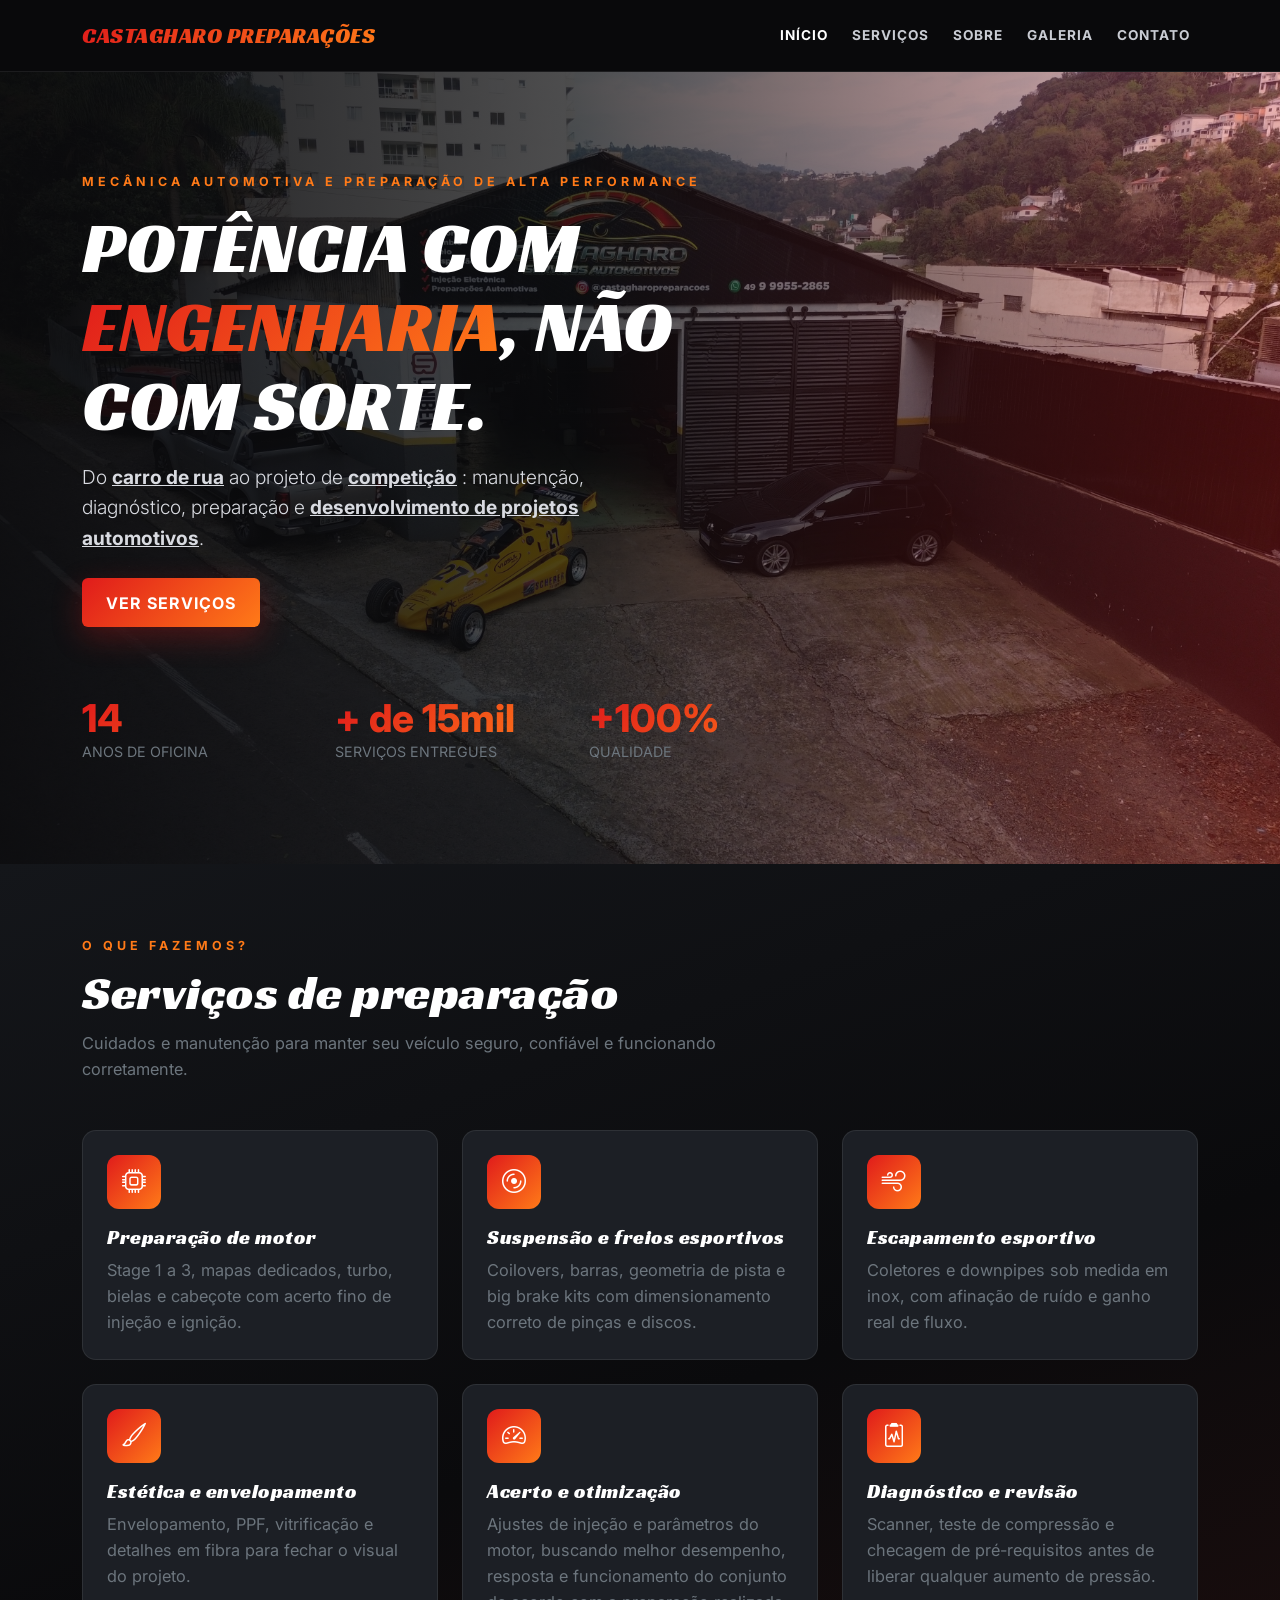
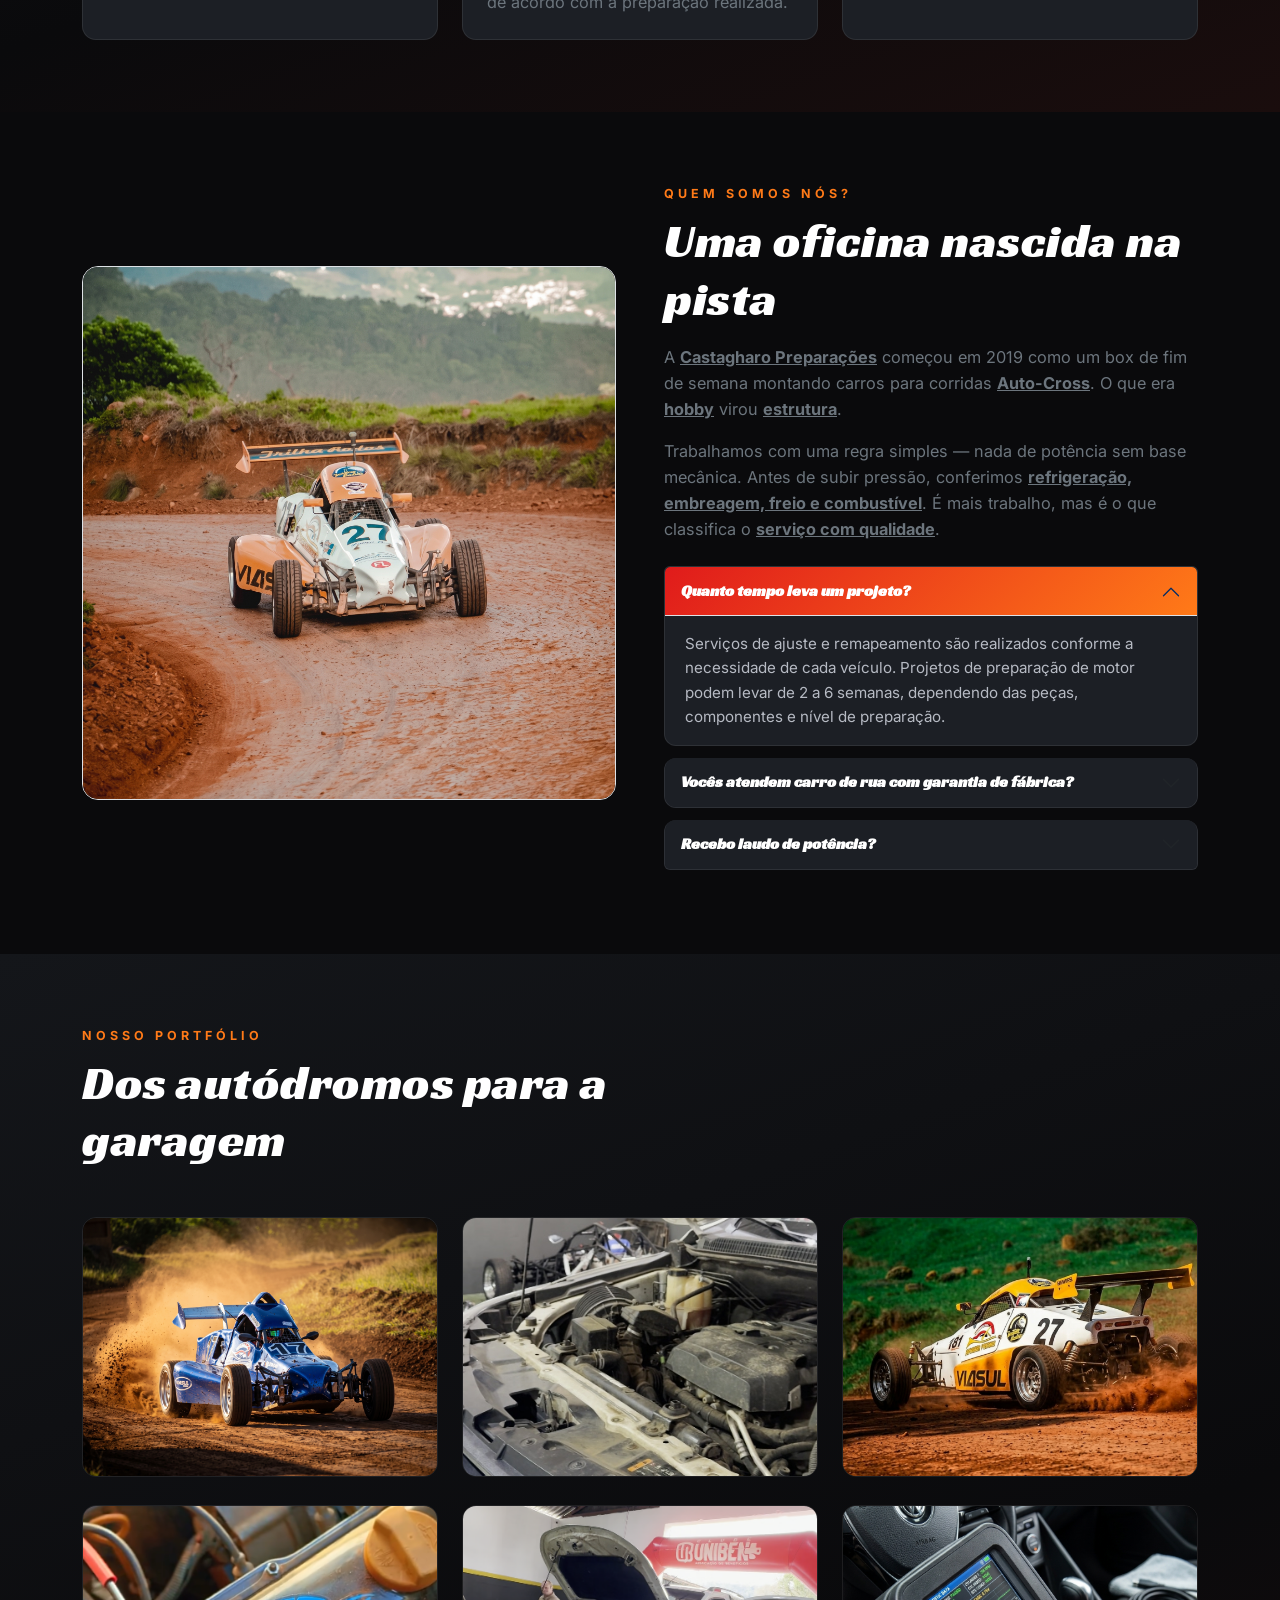
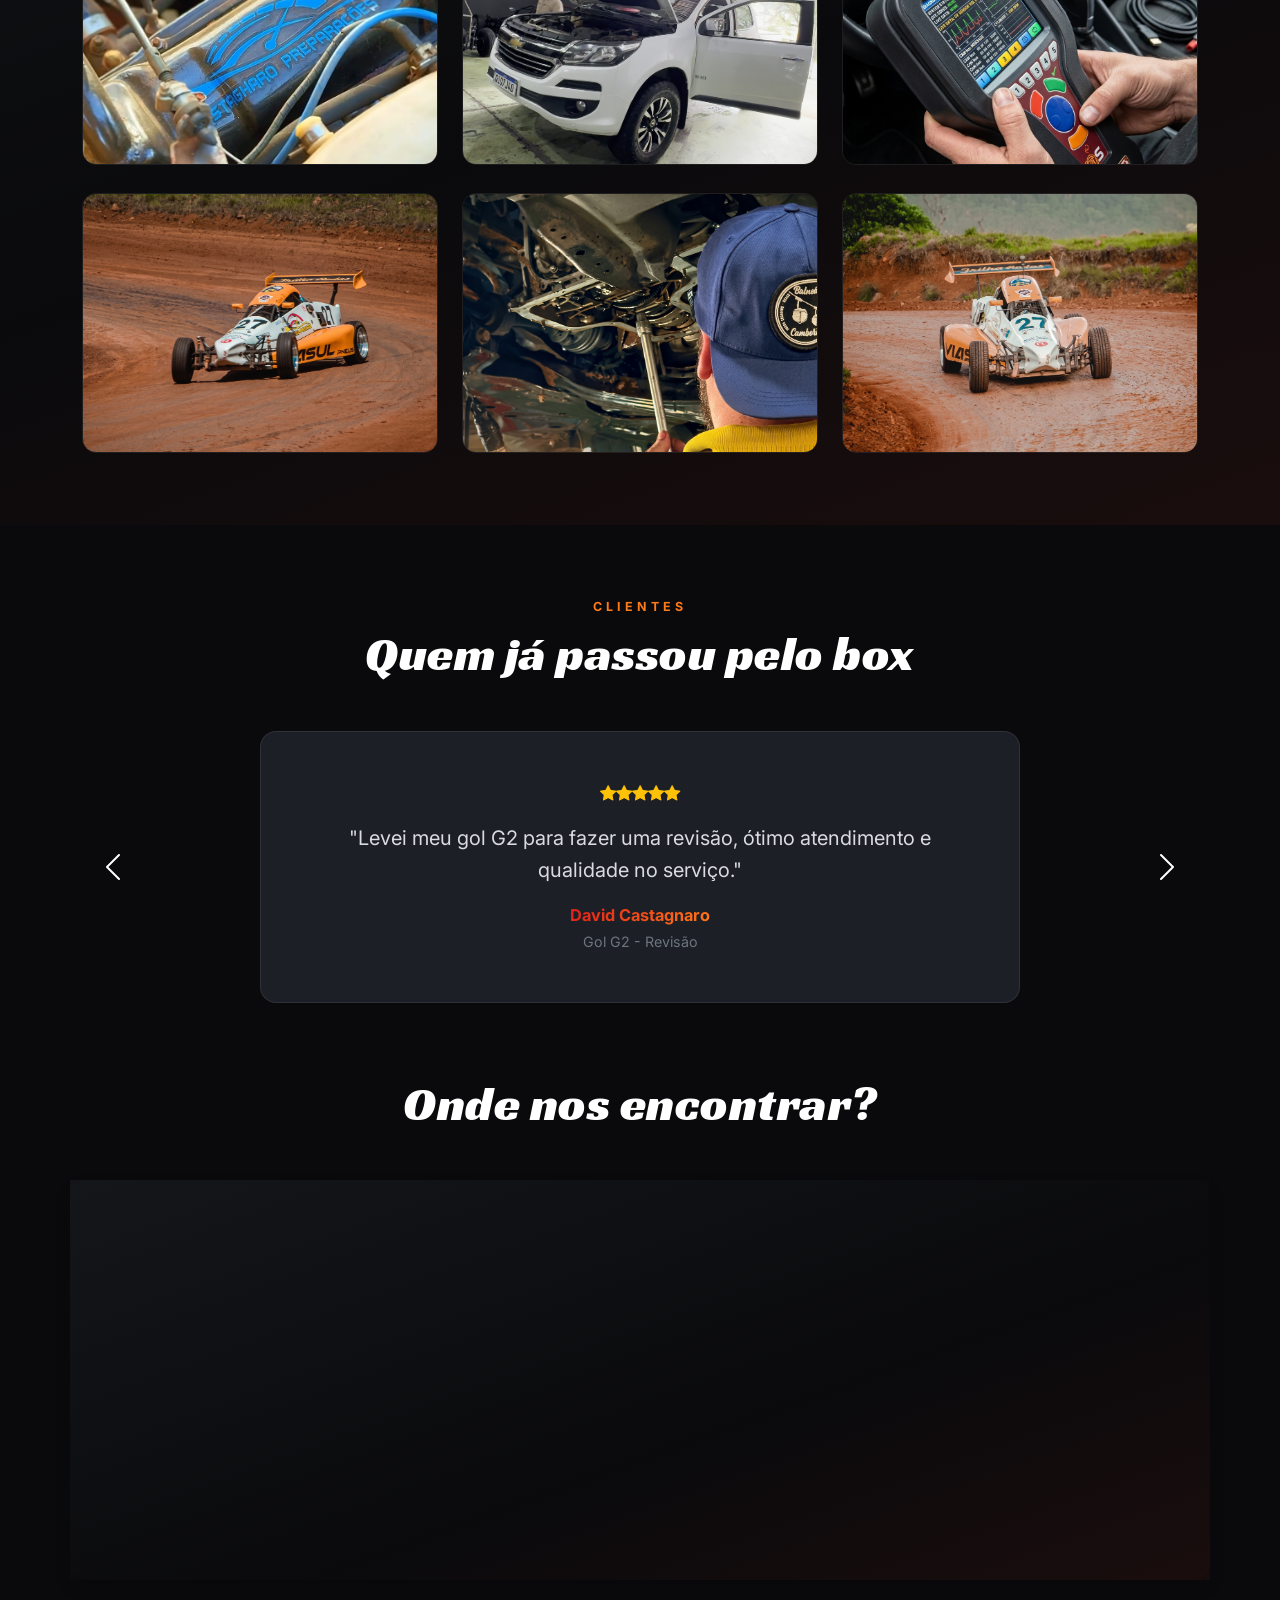
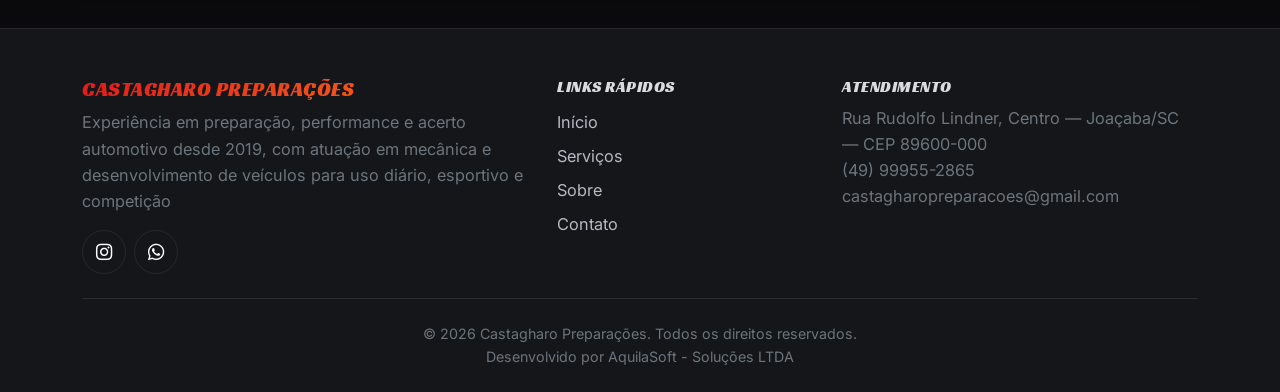
<file: index.html>
<!DOCTYPE html>
<html lang="pt-BR">
<head>
  <meta charset="utf-8" />
  <meta name="viewport" content="width=device-width, initial-scale=1" />
  <title>Castagharo Preparações | Performance e Preparação Automotiva</title>
  <meta name="description" content="Oficina especializada em preparação e performance: remap de motor, suspensão esportiva, escapamento, envelopamento e acerto em dinamômetro." />
  <link rel="stylesheet" href="https://cdn.jsdelivr.net/npm/bootstrap-icons@1.11.3/font/bootstrap-icons.min.css" />
  <link href="https://cdn.jsdelivr.net/npm/bootstrap@5.3.3/dist/css/bootstrap.min.css" rel="stylesheet" />
  <link rel="preconnect" href="https://fonts.googleapis.com" />
  <link rel="preconnect" href="https://fonts.gstatic.com" crossorigin />
  <link href="https://fonts.googleapis.com/css2?family=Racing+Sans+One&family=Inter:wght@400;500;700;800&display=swap" rel="stylesheet" />
  <link rel="stylesheet" href="style.css" />
</head>
<body>

<!-- ============================ NAVBAR FIXA ============================ -->
<nav class="navbar navbar-expand-lg fixed-top">
  <div class="container">
    <a class="navbar-brand text-grad" href="index.html">CASTAGHARO PREPARAÇÕES</a>
    <!-- Botão hamburguer: componente nativo (collapse) do Bootstrap -->
    <button class="navbar-toggler border-0" type="button" data-bs-toggle="collapse" data-bs-target="#menu"
            aria-controls="menu" aria-expanded="false" aria-label="Abrir menu">
      <span class="navbar-toggler-icon" style="filter: invert(1)"></span>
    </button>
    <div class="collapse navbar-collapse" id="menu">
      <ul class="navbar-nav ms-auto align-items-lg-center gap-lg-2">
        <li class="nav-item"><a class="nav-link active fw-bold" href="#inicio">Início</a></li>
        <li class="nav-item"><a class="nav-link fw-bold" href="#servicos">Serviços</a></li>
        <li class="nav-item"><a class="nav-link fw-bold" href="#sobre">Sobre</a></li>
        <li class="nav-item"><a class="nav-link fw-bold" href="#galeria">Galeria</a></li>
        <li class="nav-item"><a class="nav-link fw-bold" href="#contato">Contato</a></li>
        <!--<li class="nav-item ms-lg-3">
          <button class="btn btn-grad btn-sm" data-bs-toggle="modal" data-bs-target="#modalAgenda">Agendar</button>
        </li>-->
      </ul>
    </div>
  </div>
</nav>

<!-- ============================== HERO ================================= -->
<header class="hero" id="inicio">
  <div class="container">
    <div class="row">
      <div class="col-lg-8">
        <p class="section-label mb-3">Mecânica automotiva e preparação de alta performance</p>
        <h1 class="display-3 mb-3">POTÊNCIA COM <span class="text-grad">ENGENHARIA</span>, NÃO COM SORTE.</h1>
        <p class="lead mb-4" style="max-width: 560px">
          Do <span class="text-decoration-underline fw-bold">carro de rua</span> ao projeto de <span class="text-decoration-underline fw-bold">competição</span> : manutenção, diagnóstico, preparação e <span class="text-decoration-underline fw-bold">desenvolvimento de projetos automotivos</span>.
        </p>
        <div class="d-flex flex-wrap gap-3 justify-content-center justify-content-md-start">
          <a href="#servicos" class="btn btn-grad fw-bold">Ver serviços</a>        
        </div>

        <!-- Indicadores rápidos -->
        <div class="row g-4 mt-5 text-center text-md-start">
          <div class="col-4">
            <div class="stat-value text-grad">14</div>
            <small class="text-uppercase text-secondary">Anos de oficina</small>
          </div>
          <div class="col-4">
            <div class="stat-value text-grad">+ de 15mil</div>
            <small class="text-uppercase text-secondary">Serviços entregues</small>
          </div>
          <div class="col-4">
            <div class="stat-value text-grad">+100%</div>
            <small class="text-uppercase text-secondary">Qualidade</small>
          </div>
        </div>
      </div>
    </div>
  </div>
</header>

<!-- ============================= SERVIÇOS ============================== -->
<section id="servicos" tabindex="-1" class="py-5 py-lg-6 bg-alt">
  <div class="container py-4">
    <div class="row mb-5">
      <div class="col-lg-7">
        <p class="section-label mb-2">O que fazemos?</p>
        <h2 class="display-5">Serviços de preparação</h2>
        <p class="text-secondary mb-0">
          Cuidados e manutenção para manter seu veículo seguro, confiável e funcionando corretamente.
        </p>
      </div>
    </div>

    <!-- Grid do Bootstrap + Cards -->
    <div class="row g-4">
      <div class="col-md-6 col-lg-4">
        <div class="card card-service p-4">
          <div class="icon-box mb-3"><i class="bi bi-cpu"></i></div>
          <h3 class="h5">Preparação de motor</h3>
          <p class="text-secondary mb-0">Stage 1 a 3, mapas dedicados, turbo, bielas e cabeçote com acerto fino de injeção e ignição.</p>
        </div>
      </div>
      <div class="col-md-6 col-lg-4">
        <div class="card card-service p-4">
          <div class="icon-box mb-3"><i class="bi bi-disc"></i></div>
          <h3 class="h5">Suspensão e freios esportivos</h3>
          <p class="text-secondary mb-0">Coilovers, barras, geometria de pista e big brake kits com dimensionamento correto de pinças e discos.</p>
        </div>
      </div>
      <div class="col-md-6 col-lg-4">
        <div class="card card-service p-4">
          <div class="icon-box mb-3"><i class="bi bi-wind"></i></div>
          <h3 class="h5">Escapamento esportivo</h3>
          <p class="text-secondary mb-0">Coletores e downpipes sob medida em inox, com afinação de ruído e ganho real de fluxo.</p>
        </div>
      </div>
      <div class="col-md-6 col-lg-4">
        <div class="card card-service p-4">
          <div class="icon-box mb-3"><i class="bi bi-brush"></i></div>
          <h3 class="h5">Estética e envelopamento</h3>
          <p class="text-secondary mb-0">Envelopamento, PPF, vitrificação e detalhes em fibra para fechar o visual do projeto.</p>
        </div>
      </div>
      <div class="col-md-6 col-lg-4">
        <div class="card card-service p-4">
          <div class="icon-box mb-3"><i class="bi bi-speedometer2"></i></div>
          <h3 class="h5">Acerto e otimização</h3>
          <p class="text-secondary mb-0">Ajustes de injeção e parâmetros do motor, buscando melhor desempenho, resposta e funcionamento do conjunto de acordo com a preparação realizada.</p>
        </div>
      </div>
      <div class="col-md-6 col-lg-4">
        <div class="card card-service p-4">
          <div class="icon-box mb-3"><i class="bi bi-clipboard2-pulse"></i></div>
          <h3 class="h5">Diagnóstico e revisão</h3>
          <p class="text-secondary mb-0">Scanner, teste de compressão e checagem de pré-requisitos antes de liberar qualquer aumento de pressão.</p>
        </div>
      </div>
    </div>
  </div>
</section>

<!-- ============================== SOBRE ================================ -->
<section id="sobre" class="py-5 py-lg-6">
  <div class="container py-4">
    <div class="row g-5 align-items-center">
      <div class="col-lg-6">
        <!-- Imagem ilustrativa (pode ser trocada pela foto real da oficina) -->
        <img src="img/img12.jpg" class="img-fluid rounded-4 border" alt="Motor preparado na bancada da oficina" loading="lazy" />
      </div>
      <div class="col-lg-6">
        <p class="section-label mb-2 fw-bold">Quem somos nós?</p>
        <h2 class="display-5 mb-3">Uma oficina nascida na pista</h2>
        <p class="text-secondary">
          A <span class="text-decoration-underline fw-bold">Castagharo Preparações</span> começou em 2019 como um box de fim de semana montando carros para corridas <span class="text-decoration-underline fw-bold">Auto-Cross</span>. O que era <span class="text-decoration-underline fw-bold">hobby</span> virou <span class="text-decoration-underline fw-bold">estrutura</span>.
        </p>
        <p class="text-secondary">
          Trabalhamos com uma regra simples — nada de potência sem base mecânica. Antes de subir pressão,
          conferimos <span class="text-decoration-underline fw-bold">refrigeração, embreagem, freio e combustível</span>. É mais trabalho, mas é o que classifica o <span class="text-decoration-underline fw-bold">serviço com qualidade</span>.
        </p>

        <!-- Accordion nativo do Bootstrap -->
        <div class="accordion mt-4" id="faq">
          <div class="accordion-item">
            <h3 class="accordion-header">
              <button class="accordion-button" data-bs-toggle="collapse" data-bs-target="#faq1">
                Quanto tempo leva um projeto?
              </button>
            </h3>
            <div id="faq1" class="accordion-collapse collapse show" data-bs-parent="#faq">
              <div class="accordion-body">Serviços de ajuste e remapeamento são realizados conforme a necessidade de cada veículo. Projetos de preparação de motor podem levar de 2 a 6 semanas, dependendo das peças, componentes e nível de preparação.</div>
            </div>
          </div>
          <div class="accordion-item">
            <h3 class="accordion-header">
              <button class="accordion-button collapsed" data-bs-toggle="collapse" data-bs-target="#faq2">
                Vocês atendem carro de rua com garantia de fábrica?
              </button>
            </h3>
            <div id="faq2" class="accordion-collapse collapse" data-bs-parent="#faq">
              <div class="accordion-body">Sim. Explicamos antes o que cada estágio implica e oferecemos mapas reversíveis para o original.</div>
            </div>
          </div>
          <div class="accordion-item">
            <h3 class="accordion-header">
              <button class="accordion-button collapsed" data-bs-toggle="collapse" data-bs-target="#faq3">
                Recebo laudo de potência?
              </button>
            </h3>
            <div id="faq3" class="accordion-collapse collapse" data-bs-parent="#faq">
              <div class="accordion-body">Os ajustes realizados são acompanhados por diagnóstico e análise dos parâmetros do veículo, permitindo avaliar o funcionamento do motor antes e após as intervenções.</div>
            </div>
          </div>
        </div>
      </div>
    </div>
  </div>
</section>

<!-- ============================= GALERIA =============================== -->
<section id="galeria" class="py-5 py-lg-6 bg-alt">
  <div class="container py-4">
    <div class="row align-items-end mb-5">
      <div class="col-lg-8">
        <p class="section-label mb-2">Nosso portfólio</p>
        <h2 class="display-5 mb-0">Dos autódromos para a garagem</h2>
      </div>
    </div>

    <!-- Carrossel nativo do Bootstrap -->
    <!--<div id="carrosselGaleria" class="carousel slide mb-4" data-bs-ride="carousel">
      <div class="carousel-indicators">
        <button type="button" data-bs-target="#carrosselGaleria" data-bs-slide-to="0" class="active" aria-label="Slide 1"></button>
        <button type="button" data-bs-target="#carrosselGaleria" data-bs-slide-to="1" aria-label="Slide 2"></button>
        <button type="button" data-bs-target="#carrosselGaleria" data-bs-slide-to="2" aria-label="Slide 3"></button>
      </div>
      <div class="carousel-inner rounded-4 overflow-hidden border">
        <div class="carousel-item active">
          <img src="img/img7.jpg" class="d-block w-100" alt="Carro em teste de dinamômetro" />
        </div>
        <div class="carousel-item">
          <img src="img/g3.jpg" class="d-block w-100" alt="Esportivo envelopado em preto fosco" />
        </div>
        <div class="carousel-item">
          <img src="img/g2.jpg" class="d-block w-100" alt="Suspensão e freio esportivo instalados" />
        </div>
      </div>
      <button class="carousel-control-prev" type="button" data-bs-target="#carrosselGaleria" data-bs-slide="prev">
        <span class="carousel-control-prev-icon"></span><span class="visually-hidden">Anterior</span>
      </button>
      <button class="carousel-control-next" type="button" data-bs-target="#carrosselGaleria" data-bs-slide="next">
        <span class="carousel-control-next-icon"></span><span class="visually-hidden">Próximo</span>
      </button>
    </div>-->

    <!-- Grid de imagens complementar -->
    <div class="row g-4">
      <div class="col-md-4"><img src="img/img8.jpg" class="gallery-img" alt="Freio esportivo em carro no elevador" loading="lazy" /></div>
      <div class="col-md-4"><img src="img/img2.jpg" class="gallery-img" alt="Motor com admissão preparada" loading="lazy" /></div>
      <div class="col-md-4"><img src="img/img7.jpg" class="gallery-img" alt="Motor com admissão preparada" loading="lazy" /></div>      
    </div>
    <div class="row g-4 mt-1">
      <div class="col-md-4"><img src="img/img10.jpg" class="gallery-img" alt="Esportivo preto em estúdio" loading="lazy" /></div>
      <div class="col-md-4"><img src="img/img1.png" class="gallery-img" alt="Freio esportivo em carro no elevador" loading="lazy" /></div>
      <div class="col-md-4"><img src="img/img11.jpg" class="gallery-img" alt="Esportivo preto em estúdio" loading="lazy" /></div>
    </div>
    <div class="row g-4 mt-1">
      <div class="col-md-4"><img src="img/img5.jpg" class="gallery-img" alt="Motor com admissão preparada" loading="lazy" /></div>      
      <div class="col-md-4"><img src="img/img9.jpg" class="gallery-img" alt="Freio esportivo em carro no elevador" loading="lazy" /></div>
      <div class="col-md-4"><img src="img/img12.jpg" class="gallery-img" alt="Freio esportivo em carro no elevador" loading="lazy" /></div>
    </div>
  </div>
</section>

<!-- =========================== DEPOIMENTOS ============================= -->
<section class="py-5 py-lg-6">
  <div class="container py-4 text-center">
    <p class="section-label mb-2">Clientes</p>
    <h2 class="display-5 mb-5">Quem já passou pelo box</h2>

    <!-- Segundo carrossel: depoimentos -->
    <div id="carrosselDepo" class="carousel slide" data-bs-ride="carousel">
      <div class="carousel-inner">
        <div class="carousel-item active">
          <div class="quote-card p-4 p-lg-5">
            <div class="text-warning mb-3"><i class="bi bi-star-fill"></i><i class="bi bi-star-fill"></i><i class="bi bi-star-fill"></i><i class="bi bi-star-fill"></i><i class="bi bi-star-fill"></i></div>
            <p class="fs-5 mb-3">"Levei meu gol G2 para fazer uma revisão, ótimo atendimento e qualidade no serviço."</p>
            <strong class="text-grad">David Castagnaro</strong><br /><small class="text-secondary">Gol G2 - Revisão</small>
          </div>
        </div>
        <div class="carousel-item">
          <div class="quote-card p-4 p-lg-5">
            <div class="text-warning mb-3"><i class="bi bi-star-fill"></i><i class="bi bi-star-fill"></i><i class="bi bi-star-fill"></i><i class="bi bi-star-fill"></i><i class="bi bi-star-fill"></i></div>
            <p class="fs-5 mb-3">"Projeto de motor completo, prazo cumprido e me mandaram foto de cada etapa. Difícil achar esse nível de organização."</p>
            <strong class="text-grad">Jucelino C.</strong><br /><small class="text-secondary">Golf Sportline - 2008 - Motor</small>
          </div>
        </div>
        <div class="carousel-item">
          <div class="quote-card p-4 p-lg-5">
            <div class="text-warning mb-3"><i class="bi bi-star-fill"></i><i class="bi bi-star-fill"></i><i class="bi bi-star-fill"></i><i class="bi bi-star-fill"></i><i class="bi bi-star-half"></i></div>
            <p class="fs-5 mb-3">"Suspensão e freio ficaram perfeitos. Explicaram cada escolha de peça antes de comprar."</p>
            <strong class="text-grad">Raul A.</strong><br /><small class="text-secondary">Polo - 2006 - Suspensão</small>
          </div>
        </div>
      </div>
      <button class="carousel-control-prev" type="button" data-bs-target="#carrosselDepo" data-bs-slide="prev">
        <span class="carousel-control-prev-icon"></span><span class="visually-hidden">Anterior</span>
      </button>
      <button class="carousel-control-next" type="button" data-bs-target="#carrosselDepo" data-bs-slide="next">
        <span class="carousel-control-next-icon"></span><span class="visually-hidden">Próximo</span>
      </button>
    </div>
  </div>
</section>

<!-- ============================= CONTATO =============================== -->
<h2 class="display-5 mb-5 text-center">Onde nos encontrar?</h3>
<section id="contato" class="container p-0 bg-alt mb-5">
  <div class="mapa rounded-4 overflow-hidden shadow">
    <iframe
      src="https://www.google.com/maps/embed?pb=!1m17!1m12!1m3!1d330.76808518079133!2d-51.514159584940174!3d-27.170605941284993!2m3!1f0!2f0!3f0!3m2!1i1024!2i768!4f13.1!3m2!1m1!2zMjfCsDEwJzE0LjEiUyA1McKwMzAnNTEuMCJX!5e0!3m2!1spt-BR!2sbr!4v1790719688301!5m2!1spt-BR!2sbr"
      title="Mapa da localização da oficina"
      loading="lazy"
      referrerpolicy="strict-origin-when-cross-origin"
      class="w-100 h-100 border-0"
      allowfullscreen>
    </iframe>
  </div>
</section>

<!-- ============================== FOOTER =============================== -->
<footer class="pt-5 pb-4">
  <div class="container">
    <div class="row g-4">
      <div class="col-lg-5">
        <h3 class="h5 text-grad">CASTAGHARO PREPARAÇÕES</h3>
        <p class="text-secondary mb-3">Experiência em preparação, performance e acerto automotivo desde 2019, com atuação em mecânica e desenvolvimento de veículos para uso diário, esportivo e competição</p>
        <div class="d-flex gap-2">
          <a class="social-link" href="https://www.instagram.com/castagharopreparacoes?stkn=bGhleHE5dzV6NTho" target="_blank" aria-label="Instagram"><i class="bi bi-instagram"></i></a>
          <a class="social-link" href="https://api.whatsapp.com/send/?phone=5549999552865&text&type=phone_number&app_absent=0" target="_blank" aria-label="WhatsApp"><i class="bi bi-whatsapp"></i></a>
        </div>
      </div>
      <div class="col-6 col-lg-3">
        <h4 class="h6 text-uppercase">Links rápidos</h4>
        <ul class="list-unstyled">
          <li><a href="#inicio">Início</a></li>
          <li><a href="#servicos">Serviços</a></li>
          <li><a href="#sobre">Sobre</a></li>
          <li><a href="#contato">Contato</a></li>
        </ul>
      </div>
      <div class="col-6 col-lg-4">
        <h4 class="h6 text-uppercase">Atendimento</h4>
        <ul class="list-unstyled text-secondary">
          <li>Rua Rudolfo Lindner, Centro — Joaçaba/SC — CEP 89600-000</li>
          <li>(49) 99955-2865</li>
          <li>castagharopreparacoes@gmail.com</li>
        </ul>
      </div>
    </div>
    <hr class="border-secondary my-4" />
    <p class="text-center text-secondary mb-0 small">© 2026 Castagharo Preparações. Todos os direitos reservados.</p>
    <p class="text-center text-secondary mb-0 small">Desenvolvido por AquilaSoft - Soluções LTDA</p>
  </div>
</footer>

<!-- ======================= MODAL DE AGENDAMENTO ======================== -->
<!-- <div class="modal fade" id="modalAgenda" tabindex="-1">
  <div class="modal-dialog modal-dialog-centered">
    <div class="modal-content bg-graphite text-light border-secondary">
      <div class="modal-header border-secondary">
        <h5 class="modal-title">Agendar avaliação</h5>
        <button class="btn-close btn-close-white" data-bs-dismiss="modal" aria-label="Fechar"></button>
      </div>
      <div class="modal-body">
        <p class="text-secondary">Chame no WhatsApp ou use o formulário da página de contato — respondemos no mesmo dia útil.</p>
        <a class="btn btn-grad w-100 mb-2" href="https://wa.me/5511900000000">Falar no WhatsApp</a>
        <a class="btn btn-outline-light-2 w-100" href="#contato" data-bs-dismiss="modal">Preencher formulário</a>
      </div>
    </div>
  </div>
</div>-->

<!-- Bootstrap Bundle JS (inclui Popper) -->
<script src="https://cdn.jsdelivr.net/npm/bootstrap@5.3.3/dist/js/bootstrap.bundle.min.js"></script>
<!-- JS mínimo: ativa a validação nativa do Bootstrap no formulário -->
<script>
  document.querySelectorAll(".needs-validation").forEach(function (form) {
    form.addEventListener("submit", function (event) {
      if (!form.checkValidity()) {
        event.preventDefault();
        event.stopPropagation();
      }
      form.classList.add("was-validated");
    });
  });
</script>
</body>
</html>
</file>
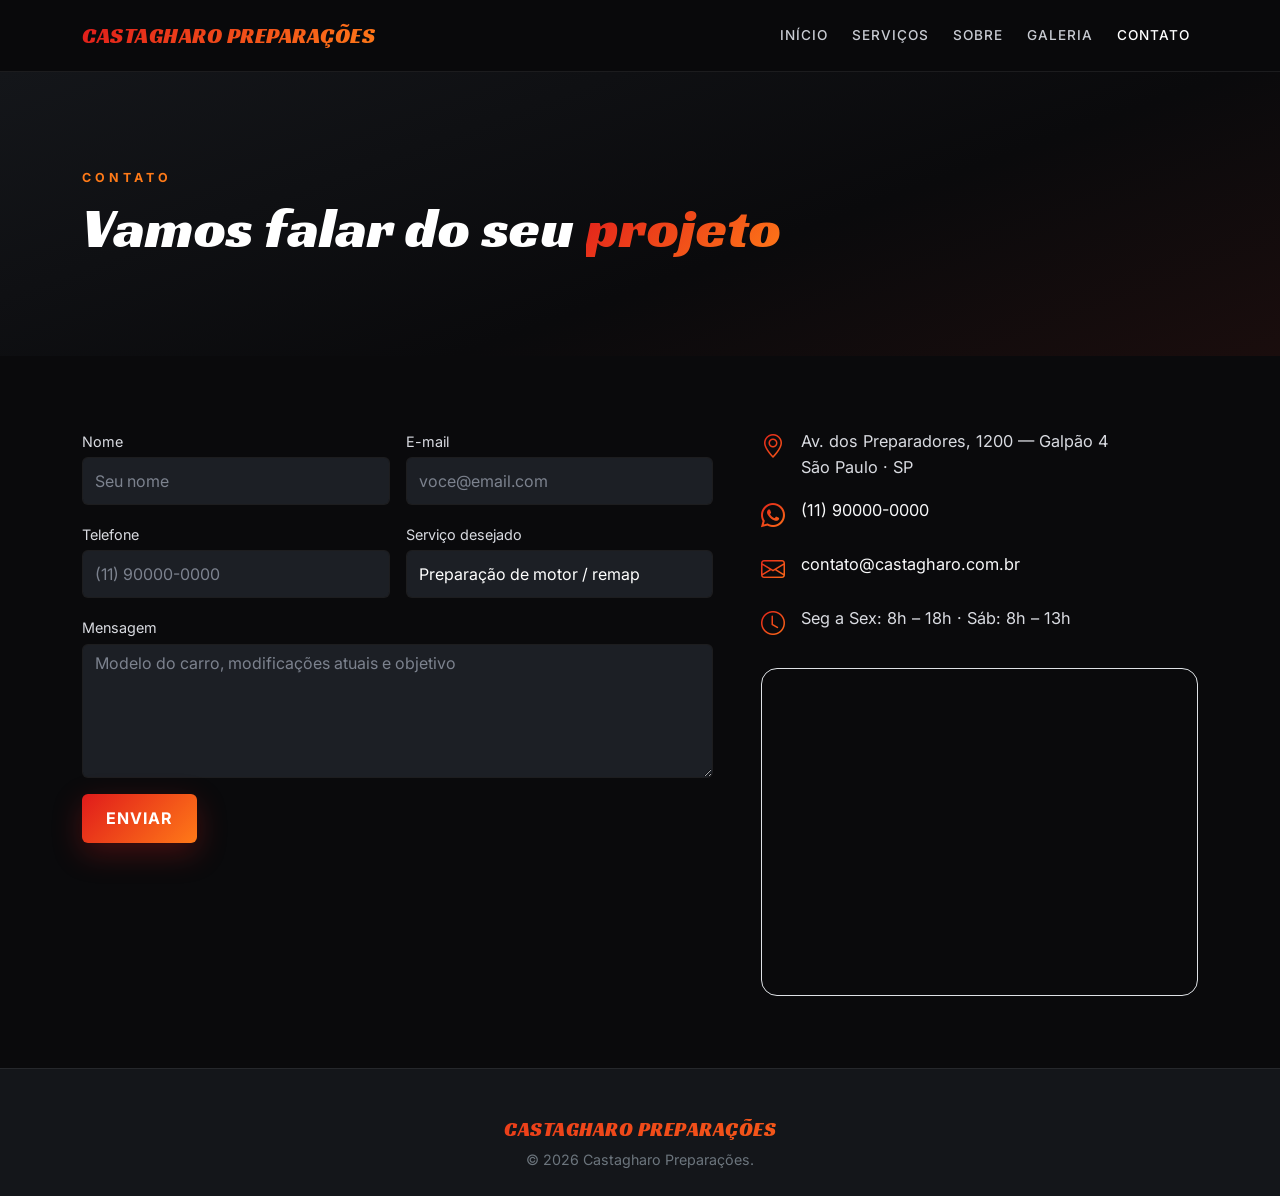
<file: contato.html>
<!DOCTYPE html>
<html lang="pt-BR">
<head>
  <meta charset="utf-8" />
  <meta name="viewport" content="width=device-width, initial-scale=1" />
  <title>Contato e agendamento | Castagharo Preparações</title>
  <meta name="description" content="Fale com a Castagharo Preparações: endereço, WhatsApp, horários e formulário para agendar sua avaliação." />
  <link rel="stylesheet" href="https://cdn.jsdelivr.net/npm/bootstrap-icons@1.11.3/font/bootstrap-icons.min.css" />
  <link href="https://cdn.jsdelivr.net/npm/bootstrap@5.3.3/dist/css/bootstrap.min.css" rel="stylesheet" />
  <link href="https://fonts.googleapis.com/css2?family=Racing+Sans+One&family=Inter:wght@400;500;700;800&display=swap" rel="stylesheet" />
  <link rel="stylesheet" href="style.css" />
</head>
<body>

<nav class="navbar navbar-expand-lg fixed-top">
  <div class="container">
    <a class="navbar-brand text-grad" href="index.html">CASTAGHARO PREPARAÇÕES</a>
    <button class="navbar-toggler border-0" type="button" data-bs-toggle="collapse" data-bs-target="#menu" aria-label="Abrir menu">
      <span class="navbar-toggler-icon" style="filter: invert(1)"></span>
    </button>
    <div class="collapse navbar-collapse" id="menu">
      <ul class="navbar-nav ms-auto gap-lg-2">
        <li class="nav-item"><a class="nav-link" href="index.html">Início</a></li>
        <li class="nav-item"><a class="nav-link" href="servicos.html">Serviços</a></li>
        <li class="nav-item"><a class="nav-link" href="sobre.html">Sobre</a></li>
        <li class="nav-item"><a class="nav-link" href="index.html#galeria">Galeria</a></li>
        <li class="nav-item"><a class="nav-link active" href="contato.html">Contato</a></li>
      </ul>
    </div>
  </div>
</nav>

<header class="py-5 bg-alt">
  <div class="container py-5">
    <p class="section-label mb-2">Contato</p>
    <h1 class="display-4 mb-0">Vamos falar do seu <span class="text-grad">projeto</span></h1>
  </div>
</header>

<section class="py-5">
  <div class="container py-4">
    <div class="row g-5">
      <div class="col-lg-7">
        <!-- Formulário com validação nativa do Bootstrap -->
        <form class="row g-3 needs-validation" novalidate>
          <div class="col-md-6">
            <label class="form-label" for="nome">Nome</label>
            <input class="form-control" id="nome" type="text" placeholder="Seu nome" required />
            <div class="invalid-feedback">Informe seu nome.</div>
          </div>
          <div class="col-md-6">
            <label class="form-label" for="email">E-mail</label>
            <input class="form-control" id="email" type="email" placeholder="voce@email.com" required />
            <div class="invalid-feedback">Informe um e-mail válido.</div>
          </div>
          <div class="col-md-6">
            <label class="form-label" for="tel">Telefone</label>
            <input class="form-control" id="tel" type="tel" placeholder="(11) 90000-0000" required />
            <div class="invalid-feedback">Informe um telefone.</div>
          </div>
          <div class="col-md-6">
            <label class="form-label" for="servico">Serviço desejado</label>
            <select class="form-control" id="servico">
              <option>Preparação de motor / remap</option>
              <option>Suspensão e freios</option>
              <option>Escapamento</option>
              <option>Estética e envelopamento</option>
              <option>Dinamômetro</option>
            </select>
          </div>
          <div class="col-12">
            <label class="form-label" for="msg">Mensagem</label>
            <textarea class="form-control" id="msg" rows="5" placeholder="Modelo do carro, modificações atuais e objetivo" required></textarea>
            <div class="invalid-feedback">Escreva sua mensagem.</div>
          </div>
          <div class="col-12"><button class="btn btn-grad" type="submit">Enviar</button></div>
        </form>
      </div>

      <div class="col-lg-5">
        <ul class="list-unstyled mb-4">
          <li class="d-flex gap-3 mb-3"><i class="bi bi-geo-alt fs-4 text-grad"></i><span>Av. dos Preparadores, 1200 — Galpão 4<br />São Paulo · SP</span></li>
          <li class="d-flex gap-3 mb-3"><i class="bi bi-whatsapp fs-4 text-grad"></i><a class="text-decoration-none text-light" href="https://wa.me/5511900000000">(11) 90000-0000</a></li>
          <li class="d-flex gap-3 mb-3"><i class="bi bi-envelope fs-4 text-grad"></i><a class="text-decoration-none text-light" href="mailto:contato@castagharo.com.br">contato@castagharo.com.br</a></li>
          <li class="d-flex gap-3"><i class="bi bi-clock fs-4 text-grad"></i><span>Seg a Sex: 8h – 18h · Sáb: 8h – 13h</span></li>
        </ul>
        <div class="ratio ratio-4x3 rounded-4 overflow-hidden border">
          <iframe src="https://www.google.com/maps?q=S%C3%A3o+Paulo&output=embed" title="Mapa da oficina" loading="lazy"></iframe>
        </div>
      </div>
    </div>
  </div>
</section>

<footer class="pt-5 pb-4">
  <div class="container text-center">
    <h2 class="h5 text-grad">CASTAGHARO PREPARAÇÕES</h2>
    <p class="text-secondary small mb-0">© 2026 Castagharo Preparações.</p>
  </div>
</footer>

<script src="https://cdn.jsdelivr.net/npm/bootstrap@5.3.3/dist/js/bootstrap.bundle.min.js"></script>
<script>
  document.querySelectorAll(".needs-validation").forEach(function (form) {
    form.addEventListener("submit", function (event) {
      if (!form.checkValidity()) { event.preventDefault(); event.stopPropagation(); }
      form.classList.add("was-validated");
    });
  });
</script>
</body>
</html>
</file>
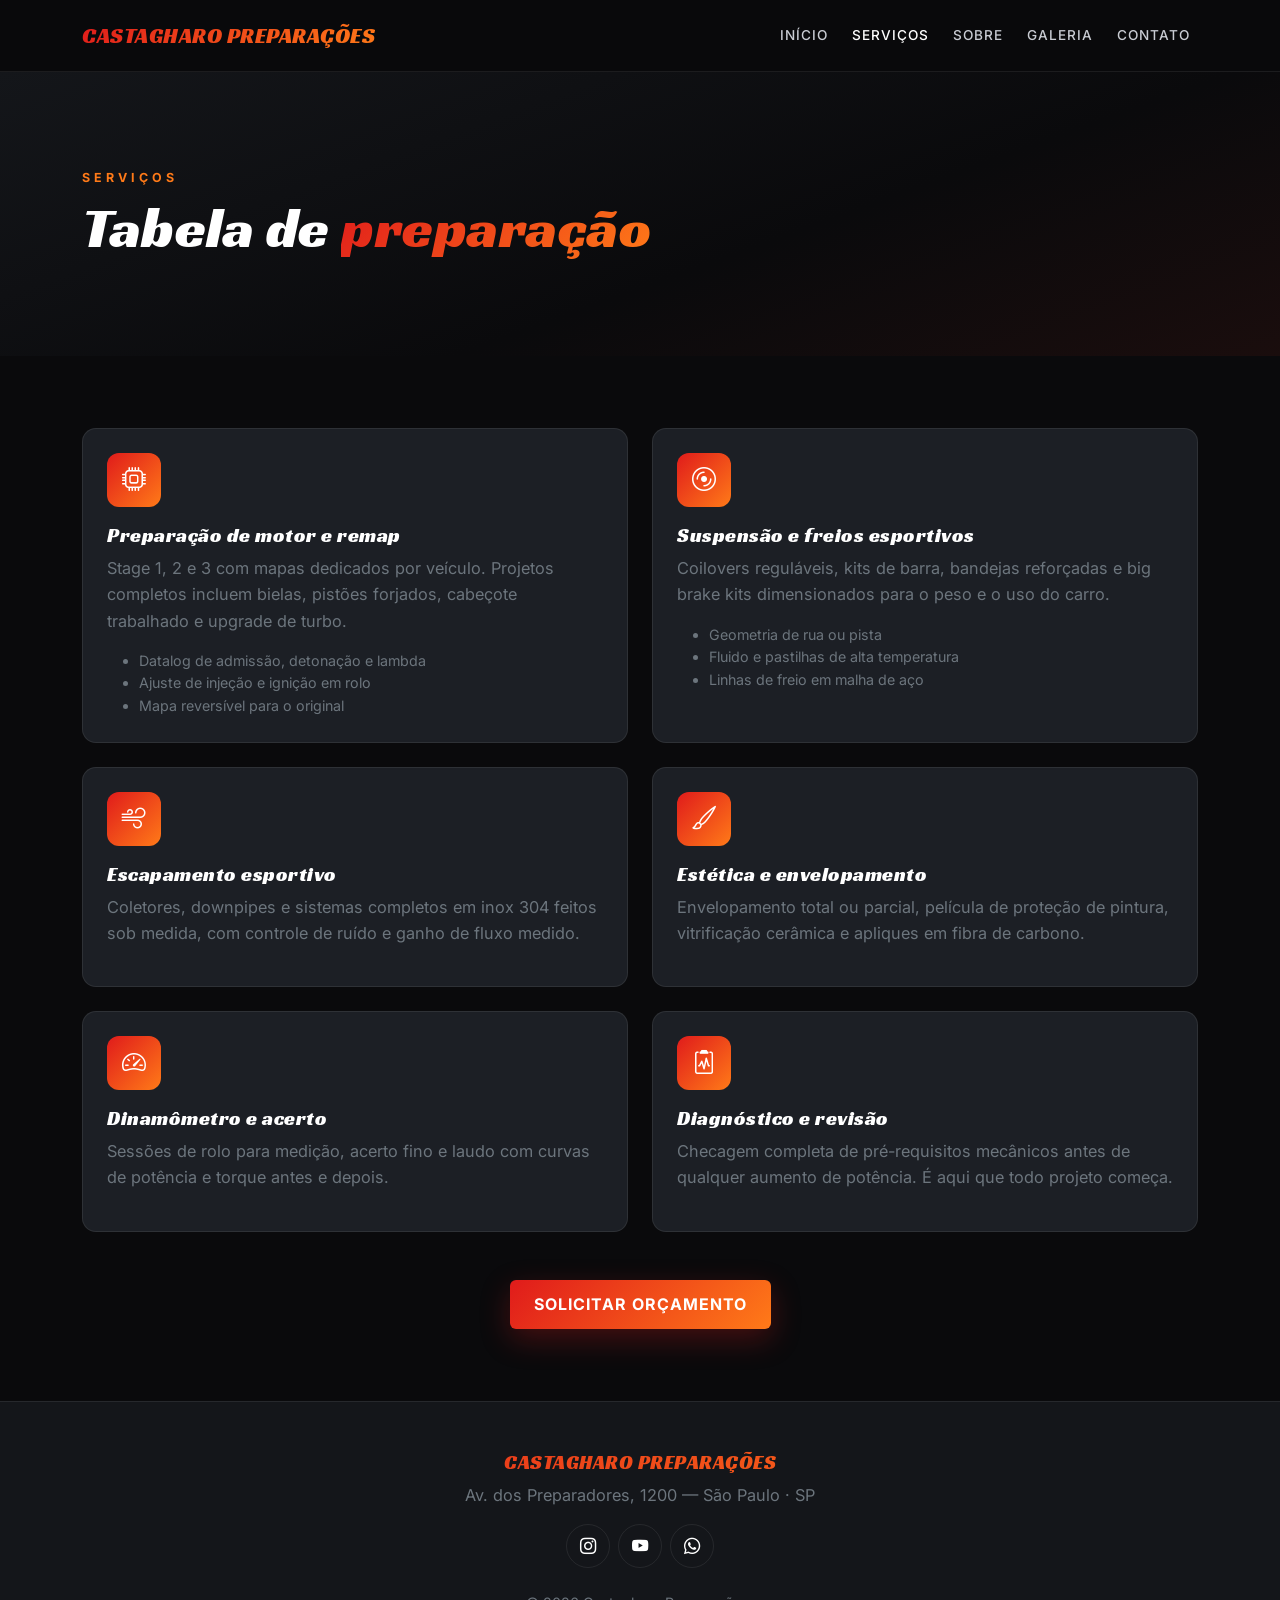
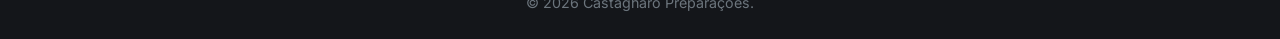
<file: servicos.html>
<!DOCTYPE html>
<html lang="pt-BR">
<head>
  <meta charset="utf-8" />
  <meta name="viewport" content="width=device-width, initial-scale=1" />
  <title>Serviços | Castagharo Preparações</title>
  <meta name="description" content="Remap de motor, suspensão e freios esportivos, escapamento, envelopamento e acerto em dinamômetro na Castagharo Preparações." />
  <link rel="stylesheet" href="https://cdn.jsdelivr.net/npm/bootstrap-icons@1.11.3/font/bootstrap-icons.min.css" />
  <link href="https://cdn.jsdelivr.net/npm/bootstrap@5.3.3/dist/css/bootstrap.min.css" rel="stylesheet" />
  <link href="https://fonts.googleapis.com/css2?family=Racing+Sans+One&family=Inter:wght@400;500;700;800&display=swap" rel="stylesheet" />
  <link rel="stylesheet" href="style.css" />
</head>
<body>

<!-- Navbar (mesma estrutura do index para manter consistência) -->
<nav class="navbar navbar-expand-lg fixed-top">
  <div class="container">
    <a class="navbar-brand text-grad" href="index.html">CASTAGHARO PREPARAÇÕES</a>
    <button class="navbar-toggler border-0" type="button" data-bs-toggle="collapse" data-bs-target="#menu" aria-label="Abrir menu">
      <span class="navbar-toggler-icon" style="filter: invert(1)"></span>
    </button>
    <div class="collapse navbar-collapse" id="menu">
      <ul class="navbar-nav ms-auto gap-lg-2">
        <li class="nav-item"><a class="nav-link" href="index.html">Início</a></li>
        <li class="nav-item"><a class="nav-link active" href="servicos.html">Serviços</a></li>
        <li class="nav-item"><a class="nav-link" href="sobre.html">Sobre</a></li>
        <li class="nav-item"><a class="nav-link" href="index.html#galeria">Galeria</a></li>
        <li class="nav-item"><a class="nav-link" href="contato.html">Contato</a></li>
      </ul>
    </div>
  </div>
</nav>

<!-- Cabeçalho da página em degradê -->
<header class="py-5 bg-alt">
  <div class="container py-5">
    <p class="section-label mb-2">Serviços</p>
    <h1 class="display-4 mb-0">Tabela de <span class="text-grad">preparação</span></h1>
  </div>
</header>

<!-- Lista detalhada de serviços em cards -->
<section class="py-5">
  <div class="container py-4">
    <div class="row g-4">
      <div class="col-lg-6">
        <div class="card card-service p-4">
          <div class="icon-box mb-3"><i class="bi bi-cpu"></i></div>
          <h2 class="h5">Preparação de motor e remap</h2>
          <p class="text-secondary">Stage 1, 2 e 3 com mapas dedicados por veículo. Projetos completos incluem bielas, pistões forjados, cabeçote trabalhado e upgrade de turbo.</p>
          <ul class="text-secondary small mb-0">
            <li>Datalog de admissão, detonação e lambda</li>
            <li>Ajuste de injeção e ignição em rolo</li>
            <li>Mapa reversível para o original</li>
          </ul>
        </div>
      </div>
      <div class="col-lg-6">
        <div class="card card-service p-4">
          <div class="icon-box mb-3"><i class="bi bi-disc"></i></div>
          <h2 class="h5">Suspensão e freios esportivos</h2>
          <p class="text-secondary">Coilovers reguláveis, kits de barra, bandejas reforçadas e big brake kits dimensionados para o peso e o uso do carro.</p>
          <ul class="text-secondary small mb-0">
            <li>Geometria de rua ou pista</li>
            <li>Fluido e pastilhas de alta temperatura</li>
            <li>Linhas de freio em malha de aço</li>
          </ul>
        </div>
      </div>
      <div class="col-lg-6">
        <div class="card card-service p-4">
          <div class="icon-box mb-3"><i class="bi bi-wind"></i></div>
          <h2 class="h5">Escapamento esportivo</h2>
          <p class="text-secondary">Coletores, downpipes e sistemas completos em inox 304 feitos sob medida, com controle de ruído e ganho de fluxo medido.</p>
        </div>
      </div>
      <div class="col-lg-6">
        <div class="card card-service p-4">
          <div class="icon-box mb-3"><i class="bi bi-brush"></i></div>
          <h2 class="h5">Estética e envelopamento</h2>
          <p class="text-secondary">Envelopamento total ou parcial, película de proteção de pintura, vitrificação cerâmica e apliques em fibra de carbono.</p>
        </div>
      </div>
      <div class="col-lg-6">
        <div class="card card-service p-4">
          <div class="icon-box mb-3"><i class="bi bi-speedometer2"></i></div>
          <h2 class="h5">Dinamômetro e acerto</h2>
          <p class="text-secondary">Sessões de rolo para medição, acerto fino e laudo com curvas de potência e torque antes e depois.</p>
        </div>
      </div>
      <div class="col-lg-6">
        <div class="card card-service p-4">
          <div class="icon-box mb-3"><i class="bi bi-clipboard2-pulse"></i></div>
          <h2 class="h5">Diagnóstico e revisão</h2>
          <p class="text-secondary">Checagem completa de pré-requisitos mecânicos antes de qualquer aumento de potência. É aqui que todo projeto começa.</p>
        </div>
      </div>
    </div>

    <div class="text-center mt-5">
      <a class="btn btn-grad" href="contato.html">Solicitar orçamento</a>
    </div>
  </div>
</section>

<footer class="pt-5 pb-4">
  <div class="container text-center">
    <h2 class="h5 text-grad">CASTAGHARO PREPARAÇÕES</h2>
    <p class="text-secondary mb-3">Av. dos Preparadores, 1200 — São Paulo · SP</p>
    <div class="d-flex gap-2 justify-content-center mb-4">
      <a class="social-link" href="#" aria-label="Instagram"><i class="bi bi-instagram"></i></a>
      <a class="social-link" href="#" aria-label="YouTube"><i class="bi bi-youtube"></i></a>
      <a class="social-link" href="https://wa.me/5511900000000" aria-label="WhatsApp"><i class="bi bi-whatsapp"></i></a>
    </div>
    <p class="text-secondary small mb-0">© 2026 Castagharo Preparações.</p>
  </div>
</footer>

<script src="https://cdn.jsdelivr.net/npm/bootstrap@5.3.3/dist/js/bootstrap.bundle.min.js"></script>
</body>
</html>
</file>
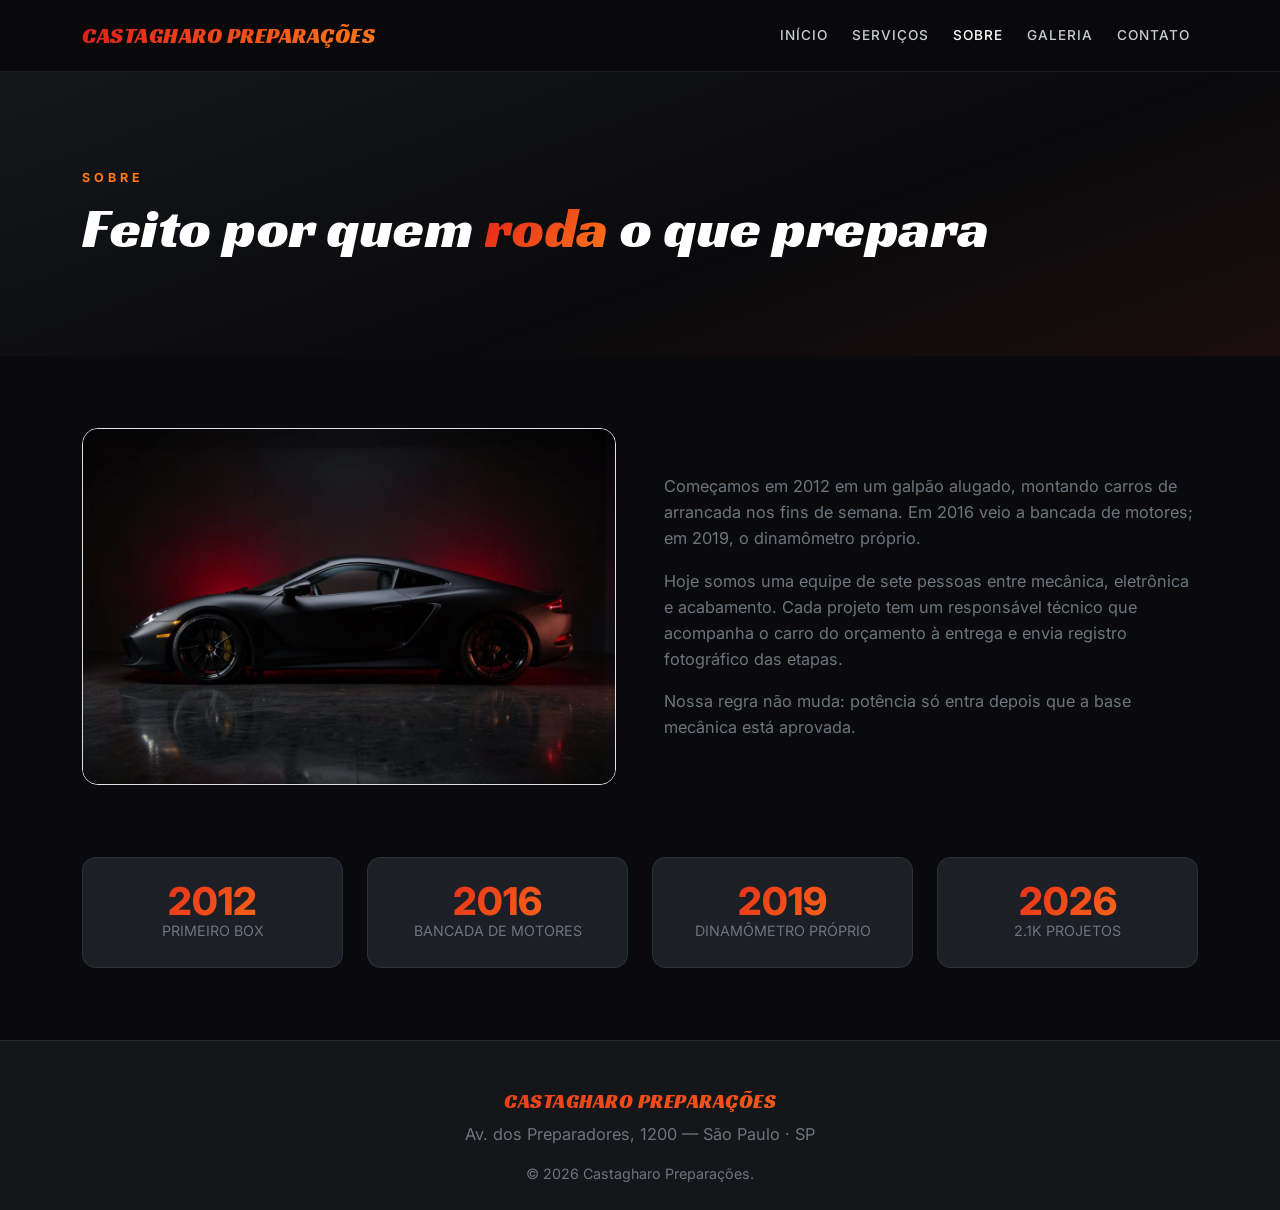
<file: sobre.html>
<!DOCTYPE html>
<html lang="pt-BR">
<head>
  <meta charset="utf-8" />
  <meta name="viewport" content="width=device-width, initial-scale=1" />
  <title>Sobre a oficina | Castagharo Preparações</title>
  <meta name="description" content="A história da Castagharo Preparações: de um box de arrancada a uma oficina com dinamômetro próprio e bancada de motores." />
  <link rel="stylesheet" href="https://cdn.jsdelivr.net/npm/bootstrap-icons@1.11.3/font/bootstrap-icons.min.css" />
  <link href="https://cdn.jsdelivr.net/npm/bootstrap@5.3.3/dist/css/bootstrap.min.css" rel="stylesheet" />
  <link href="https://fonts.googleapis.com/css2?family=Racing+Sans+One&family=Inter:wght@400;500;700;800&display=swap" rel="stylesheet" />
  <link rel="stylesheet" href="style.css" />
</head>
<body>

<nav class="navbar navbar-expand-lg fixed-top">
  <div class="container">
    <a class="navbar-brand text-grad" href="index.html">CASTAGHARO PREPARAÇÕES</a>
    <button class="navbar-toggler border-0" type="button" data-bs-toggle="collapse" data-bs-target="#menu" aria-label="Abrir menu">
      <span class="navbar-toggler-icon" style="filter: invert(1)"></span>
    </button>
    <div class="collapse navbar-collapse" id="menu">
      <ul class="navbar-nav ms-auto gap-lg-2">
        <li class="nav-item"><a class="nav-link" href="index.html">Início</a></li>
        <li class="nav-item"><a class="nav-link" href="servicos.html">Serviços</a></li>
        <li class="nav-item"><a class="nav-link active" href="sobre.html">Sobre</a></li>
        <li class="nav-item"><a class="nav-link" href="index.html#galeria">Galeria</a></li>
        <li class="nav-item"><a class="nav-link" href="contato.html">Contato</a></li>
      </ul>
    </div>
  </div>
</nav>

<header class="py-5 bg-alt">
  <div class="container py-5">
    <p class="section-label mb-2">Sobre</p>
    <h1 class="display-4 mb-0">Feito por quem <span class="text-grad">roda</span> o que prepara</h1>
  </div>
</header>

<section class="py-5">
  <div class="container py-4">
    <div class="row g-5 align-items-center">
      <div class="col-lg-6">
        <img src="img/g3.jpg" class="img-fluid rounded-4 border" alt="Esportivo preparado em estúdio" loading="lazy" />
      </div>
      <div class="col-lg-6">
        <p class="text-secondary">Começamos em 2012 em um galpão alugado, montando carros de arrancada nos fins de semana. Em 2016 veio a bancada de motores; em 2019, o dinamômetro próprio.</p>
        <p class="text-secondary">Hoje somos uma equipe de sete pessoas entre mecânica, eletrônica e acabamento. Cada projeto tem um responsável técnico que acompanha o carro do orçamento à entrega e envia registro fotográfico das etapas.</p>
        <p class="text-secondary mb-0">Nossa regra não muda: potência só entra depois que a base mecânica está aprovada.</p>
      </div>
    </div>

    <!-- Linha do tempo simples com o grid do Bootstrap -->
    <div class="row g-4 mt-5 text-center">
      <div class="col-6 col-lg-3">
        <div class="card card-service p-4"><div class="stat-value text-grad">2012</div><small class="text-secondary text-uppercase">Primeiro box</small></div>
      </div>
      <div class="col-6 col-lg-3">
        <div class="card card-service p-4"><div class="stat-value text-grad">2016</div><small class="text-secondary text-uppercase">Bancada de motores</small></div>
      </div>
      <div class="col-6 col-lg-3">
        <div class="card card-service p-4"><div class="stat-value text-grad">2019</div><small class="text-secondary text-uppercase">Dinamômetro próprio</small></div>
      </div>
      <div class="col-6 col-lg-3">
        <div class="card card-service p-4"><div class="stat-value text-grad">2026</div><small class="text-secondary text-uppercase">2.1k projetos</small></div>
      </div>
    </div>
  </div>
</section>

<footer class="pt-5 pb-4">
  <div class="container text-center">
    <h2 class="h5 text-grad">CASTAGHARO PREPARAÇÕES</h2>
    <p class="text-secondary mb-3">Av. dos Preparadores, 1200 — São Paulo · SP</p>
    <p class="text-secondary small mb-0">© 2026 Castagharo Preparações.</p>
  </div>
</footer>

<script src="https://cdn.jsdelivr.net/npm/bootstrap@5.3.3/dist/js/bootstrap.bundle.min.js"></script>
</body>
</html>
</file>
<file: style.css>
/* ==========================================================================
   Castagharo Preparações — CSS customizado (MOBILE FIRST)
   Os estilos base valem para celular; os @media (min-width) ampliam
   para tablet e desktop. Layout e componentes vêm do Bootstrap 5 (CDN).
   ========================================================================== */

/* --- Variáveis de tema (paleta escura + degradê vermelho/laranja) --------- */
:root {
  --cp-black: #0a0a0c;
  --cp-graphite: #14161a;
  --cp-graphite-2: #1c1f25;
  --cp-line: rgba(255, 255, 255, 0.08);
  --cp-red: #e01b1b;
  --cp-orange: #ff7a18;
  --cp-grad: linear-gradient(135deg, #e01b1b 0%, #ff7a18 100%);
  --cp-grad-soft: linear-gradient(160deg, #14161a 0%, #0a0a0c 60%, #1a0d0d 100%);
  --cp-nav-h: 60px;
}

/* --- Base (celular) ------------------------------------------------------ */
*,
*::before,
*::after {
  box-sizing: border-box;
}

html,
body {
  width: 100%;
  max-width: 100%;
  overflow-x: hidden;
}

html { -webkit-text-size-adjust: 100%; }

body {
  background-color: var(--cp-black);
  color: #d9dbe1;
  font-family: "Inter", system-ui, sans-serif;
  font-size: 1rem;
  line-height: 1.6;
  padding-top: var(--cp-nav-h);
  overflow-x: hidden; /* evita rolagem lateral no celular */
}

img, iframe { max-width: 100%; }

h1, h2, h3, h4, .display-1, .display-3, .display-5, .navbar-brand {
  font-family: "Racing Sans One", "Inter", sans-serif;
  letter-spacing: 0.5px;
  color: #fff;
  overflow-wrap: break-word;
}

/* Títulos fluidos: nunca estouram a tela do celular */
.display-3 { font-size: clamp(1.9rem, 8.5vw, 4.5rem); line-height: 1.1; }
.display-4 { font-size: clamp(1.75rem, 7.5vw, 3.5rem); line-height: 1.15; }
.display-5 { font-size: clamp(1.5rem, 6.5vw, 3rem); line-height: 1.2; }
.lead { font-size: 1rem; }

section { scroll-margin-top: calc(var(--cp-nav-h) + 8px); }

/* Texto com preenchimento em degradê (títulos de destaque) */
.text-grad {
  background: var(--cp-grad);
  -webkit-background-clip: text;
  background-clip: text;
  -webkit-text-fill-color: transparent;
}

.section-label {
  text-transform: uppercase;
  letter-spacing: 3px;
  font-size: 0.7rem;
  font-weight: 700;
  color: var(--cp-orange);
}

/* Seções alternadas com fundo em degradê suave */
.bg-alt { background: var(--cp-grad-soft); }
.bg-graphite { background-color: var(--cp-graphite); }

/* --- Navbar -------------------------------------------------------------- */
.navbar {
  background-color: rgba(10, 10, 12, 0.94);
  backdrop-filter: blur(10px);
  border-bottom: 1px solid var(--cp-line);
  min-height: var(--cp-nav-h);
  padding-top: 0.5rem;
  padding-bottom: 0.5rem;
}
.navbar-brand {
  font-size: 0.95rem;
  line-height: 1.1;
  max-width: 70vw;
  white-space: normal;
}
.navbar-toggler { padding: 0.35rem 0.5rem; }
.navbar-toggler:focus { box-shadow: none; }
.navbar .nav-link {
  color: #c9ccd3;
  font-weight: 500;
  text-transform: uppercase;
  font-size: 0.95rem;
  letter-spacing: 1px;
  padding-top: 0.7rem;    /* área de toque confortável */
  padding-bottom: 0.7rem;
}
.navbar .nav-link:hover,
.navbar .nav-link.active { color: #fff; }
/* Menu aberto no celular: rola se não couber */
.navbar-collapse {
  max-height: calc(100vh - var(--cp-nav-h) - 16px);
  overflow-y: auto;
}
.navbar-collapse .btn-grad { width: 100%; margin-top: 0.5rem; }

/* --- Botões (largura total no celular) ---------------------------------- */
.btn-grad,
.btn-outline-light-2 {
  width: 100%;
  font-weight: 700;
  text-transform: uppercase;
  letter-spacing: 1px;
  padding: 0.8rem 1.5rem;
  min-height: 48px;
}
.btn-grad {
  background: var(--cp-grad);
  color: #fff;
  border: 0;
  box-shadow: 0 10px 30px rgba(224, 27, 27, 0.28);
}
.btn-grad:hover { color: #fff; filter: brightness(1.1); }
.btn-outline-light-2 {
  border: 1px solid rgba(255, 255, 255, 0.35);
  color: #fff;
  font-weight: 600;
}
.btn-outline-light-2:hover { background: rgba(255, 255, 255, 0.1); color: #fff; }
.btn-grad.btn-sm { padding: 0.55rem 1rem; min-height: 40px; }

/* --- Hero (celular: foto de fundo + véu escuro, texto centralizado) ----- */
.hero {
  position: relative;
  display: flex;
  align-items: center;
  padding: 3rem 0 3.5rem;
  text-align: center;
  background: url("img/img4.jpg") center/cover no-repeat;
}
.hero::after {
  content: "";
  position: absolute;
  inset: 0;
  background: linear-gradient(180deg, rgba(10, 10, 12, 0.82) 0%, rgba(10, 10, 12, 0.93) 70%, rgba(26, 13, 13, 0.96) 100%);
}
.hero > .container { position: relative; z-index: 2; }
.hero .lead { margin-inline: auto; }

/* Celular */
@media (max-width: 767.98px) {
  .hero {
    background-image: url("img/img13.jpg");
  }
}

/* --- Cards de serviço ---------------------------------------------------- */
/* Bootstrap 5.3 força cor escura em .card e nas classes .h5/.h6 — reforçamos aqui */
.card, .card-service { color: #d9dbe1; }
.card h1, .card h2, .card h3, .card h4, .card h5, .card h6,
.card .h1, .card .h2, .card .h3, .card .h4, .card .h5, .card .h6,
h1.h5, h2.h5, h3.h5, h4.h5, .accordion-header .h5 { color: #fff; }
.card .text-grad, .quote-card .text-grad { -webkit-text-fill-color: transparent; }

.card-service {
  background-color: var(--cp-graphite-2);
  border: 1px solid var(--cp-line);
  border-radius: 14px;
  height: 100%;
  transition: transform 0.25s ease, border-color 0.25s ease;
}
.card-service:hover {
  border-color: rgba(255, 122, 24, 0.55);
}
.card-service .icon-box {
  width: 48px; height: 48px;
  display: grid; place-items: center;
  border-radius: 12px;
  background: var(--cp-grad);
  font-size: 1.35rem;
  color: #fff;
  flex: none;
}

/* --- Números / stats ----------------------------------------------------- */
.stat-value { font-size: clamp(1.5rem, 7vw, 2.4rem); font-weight: 800; line-height: 1; }
.stat-label { font-size: 0.68rem; letter-spacing: 0.5px; display: block; }

/* --- Galeria ------------------------------------------------------------- */
.gallery-img {
  border-radius: 14px;
  border: 1px solid var(--cp-line);
  object-fit: cover;
  width: 100%;
  height: 220px;
}
.carousel-inner img {
  width: 100%;
  height: 100%;
  object-fit: cover;
}
.carousel-item > img { aspect-ratio: 4 / 3; }
/* Controles do carrossel com fundo — visíveis e fáceis de tocar no celular */
.carousel-control-prev,
.carousel-control-next {
  width: 46px;
  height: 46px;
  top: 50%;
  transform: translateY(-50%);
  background: rgba(10, 10, 12, 0.6);
  border-radius: 50%;
  opacity: 1;
}
.carousel-control-prev { left: 8px; }
.carousel-control-next { right: 8px; }
.carousel-indicators { margin-bottom: 0.35rem; }
.carousel-indicators [data-bs-target] { width: 26px; height: 4px; }

/* --- Depoimentos --------------------------------------------------------- */
.quote-card {
  background-color: var(--cp-graphite-2);
  border: 1px solid var(--cp-line);
  border-radius: 16px;
  max-width: 760px;
  margin: 0 auto;
}
/* Espaço lateral para não ficar sob as setas do carrossel */
#carrosselDepo .carousel-inner { padding: 0 2.5rem; }
#carrosselDepo .fs-5 { font-size: 1rem; }

/* --- Formulário ---------------------------------------------------------- */
.form-control, .form-control:focus {
  background-color: var(--cp-graphite-2);
  border: 1px solid var(--cp-line);
  color: #fff;
  font-size: 1rem;   /* 16px evita o zoom automático do iOS */
  min-height: 48px;
}
textarea.form-control { min-height: 120px; }
.form-control:focus {
  box-shadow: 0 0 0 0.2rem rgba(255, 122, 24, 0.2);
  border-color: var(--cp-orange);
}
.form-control::placeholder { color: #7c828e; }
.form-label { font-size: 0.9rem; margin-bottom: 0.25rem; }

/* --- Accordion (FAQ) ---------------------------------------------------- */
.accordion-item {
  background-color: var(--cp-graphite-2);
  border: 1px solid var(--cp-line);
  margin-bottom: 0.75rem;
  border-radius: 12px;
  overflow: hidden;
}
.accordion-button {
  background-color: var(--cp-graphite-2);
  color: #fff;
  font-weight: 600;
  font-size: 0.98rem;
  padding: 0.9rem 1rem;
}
.accordion-button:not(.collapsed) { background: var(--cp-grad); color: #fff; }
.accordion-button:focus { box-shadow: none; }
.accordion-body { color: #b6bac3; font-size: 0.95rem; }

/* --- Contato: lista de informações -------------------------------------- */
.contact-list li { align-items: flex-start; }
.contact-list a, .contact-list span { word-break: break-word; }

/* --- Footer ------------------------------------------------------------- */
footer { background-color: var(--cp-graphite); border-top: 1px solid var(--cp-line); }
/* Evita que e-mail/telefone longos estourem a coluna no celular */
footer li, footer a, footer p { overflow-wrap: anywhere; }
footer a { color: #b6bac3; text-decoration: none; display: inline-block; padding: 0.25rem 0; }
footer a:hover { color: var(--cp-orange); }

.social-link {
  width: 44px; height: 44px;
  display: inline-grid; place-items: center;
  border-radius: 50%;
  border: 1px solid var(--cp-line);
  color: #fff;
  padding: 0;
}
.social-link:hover { background: var(--cp-grad); color: #fff; }

/* --- Botão fixo de WhatsApp (só celular) -------------------------------- */
.wa-float {
  position: fixed;
  right: 14px;
  bottom: 14px;
  z-index: 1030;
  width: 54px; height: 54px;
  display: grid; place-items: center;
  border-radius: 50%;
  background: #25d366;
  color: #fff;
  font-size: 1.6rem;
  line-height: 1;          /* evita o ícone cortado no celular */
  overflow: hidden;
  box-shadow: 0 8px 24px rgba(0, 0, 0, 0.45);
}
.wa-float i { line-height: 1; display: block; }
.wa-float:hover { color: #fff; filter: brightness(1.05); }


/* ======================= TABLET (≥576px) ================================ */
@media (min-width: 576px) {
  .btn-grad, .btn-outline-light-2 { width: auto; }
  .navbar-brand { font-size: 1.1rem; max-width: none; }
  .gallery-img { height: 240px; }
  #carrosselDepo .carousel-inner { padding: 0 3.5rem; }
}

/* ======================= DESKTOP (≥992px) =============================== */
@media (min-width: 992px) {
  :root { --cp-nav-h: 72px; }
  body { font-size: 1.02rem; }
  .navbar-brand { font-size: 1.35rem; }
  .navbar .nav-link { font-size: 0.85rem; padding-top: 0.5rem; padding-bottom: 0.5rem; }
  .navbar-collapse { overflow: visible; max-height: none; }
  .navbar-collapse .btn-grad { width: auto; margin-top: 0; }
  .lead { font-size: 1.2rem; }
  .section-label { letter-spacing: 4px; font-size: 0.78rem; }

  .hero {
    min-height: 88vh;
    padding: 0;
    text-align: left;
  }
  .hero::after {
    background: linear-gradient(90deg, rgba(10,10,12,0.94) 0%, rgba(10,10,12,0.72) 45%, rgba(224,27,27,0.28) 100%);
  }
  .hero .lead { margin-inline: 0; }

  .card-service:hover { transform: translateY(-6px); }
  .card-service .icon-box { width: 54px; height: 54px; font-size: 1.5rem; }
  .gallery-img { height: 260px; }
  .carousel-item > img { aspect-ratio: 16 / 9; }
  #carrosselDepo .fs-5 { font-size: 1.25rem; }
  .wa-float { display: none; } /* no desktop já há botões e formulário */
  .py-lg-6 { padding-top: 5rem; padding-bottom: 5rem; }
}

.mapa {
  height: 400px;
}

.mapa iframe {
  filter: grayscale(1) invert(0.9) contrast(0.85);
}

@media (max-width: 768px) {
  .mapa {
    height: 300px;
  }
}
</file>
